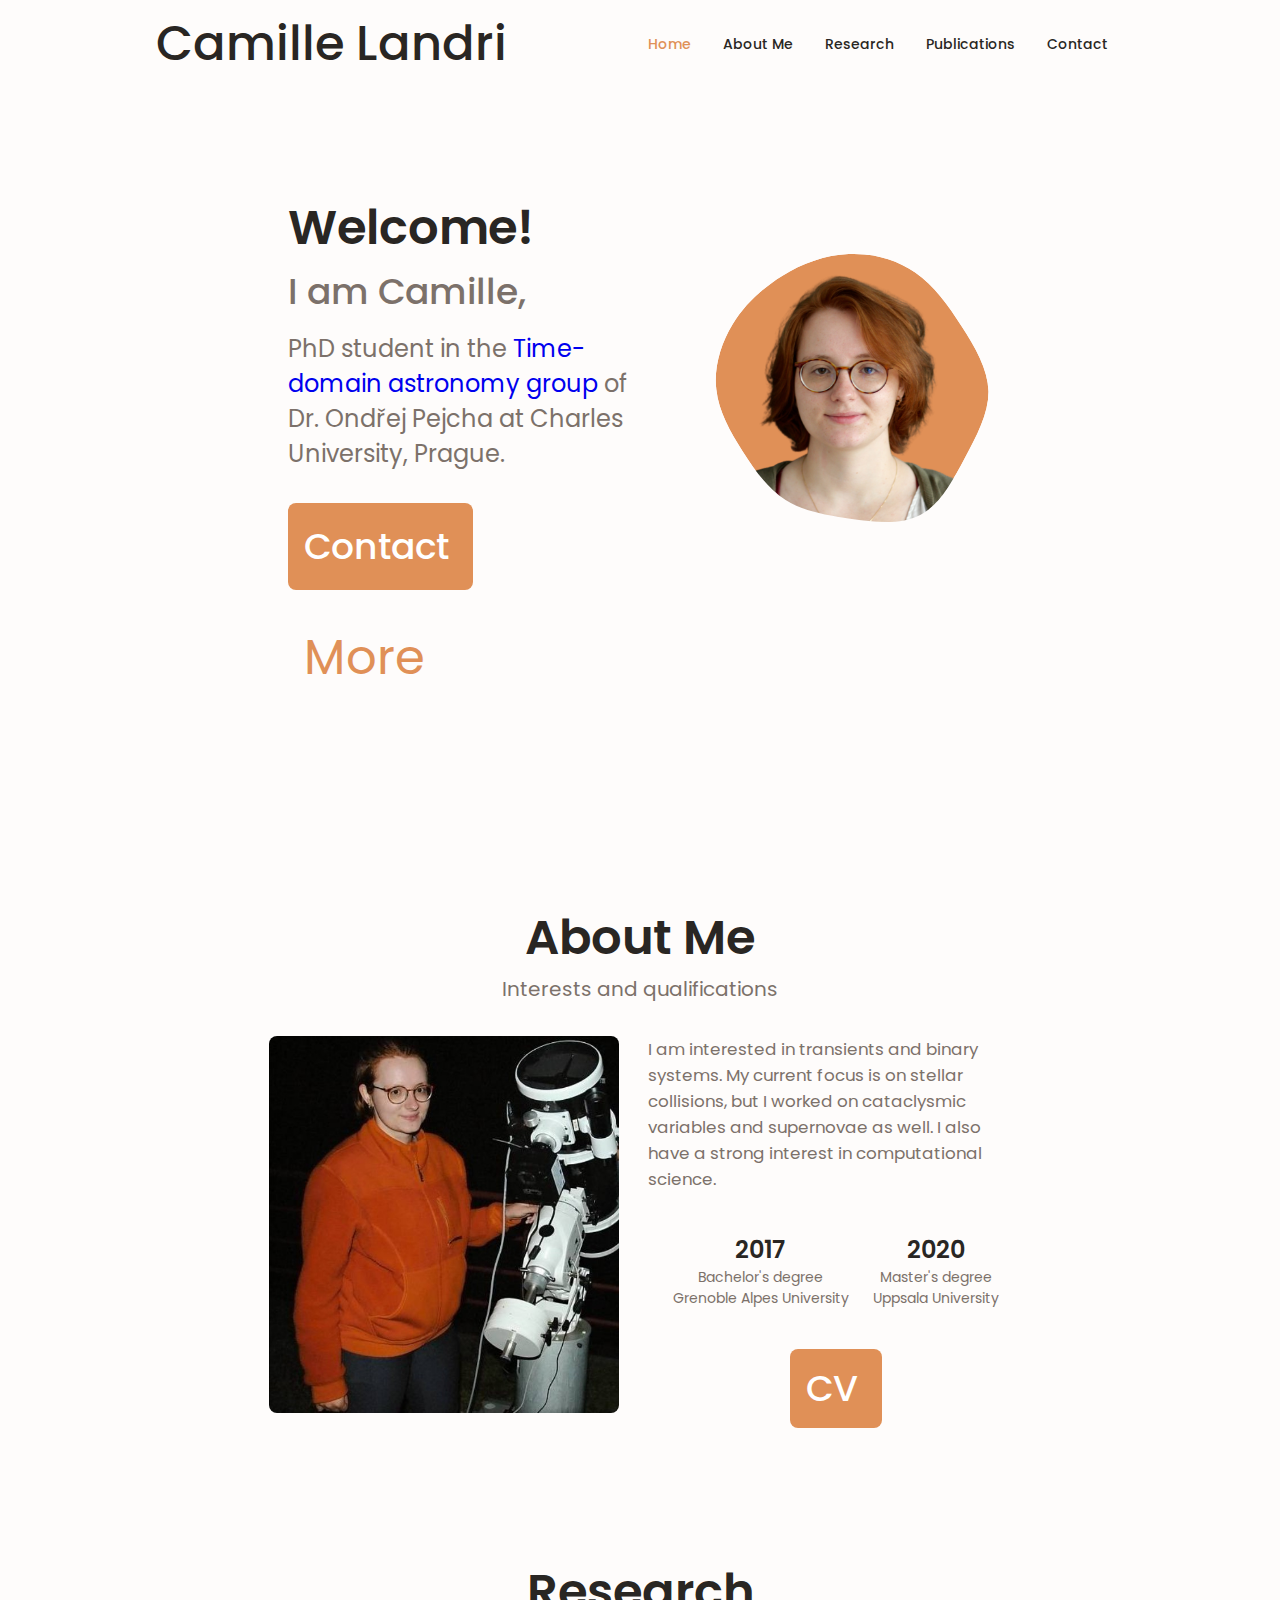
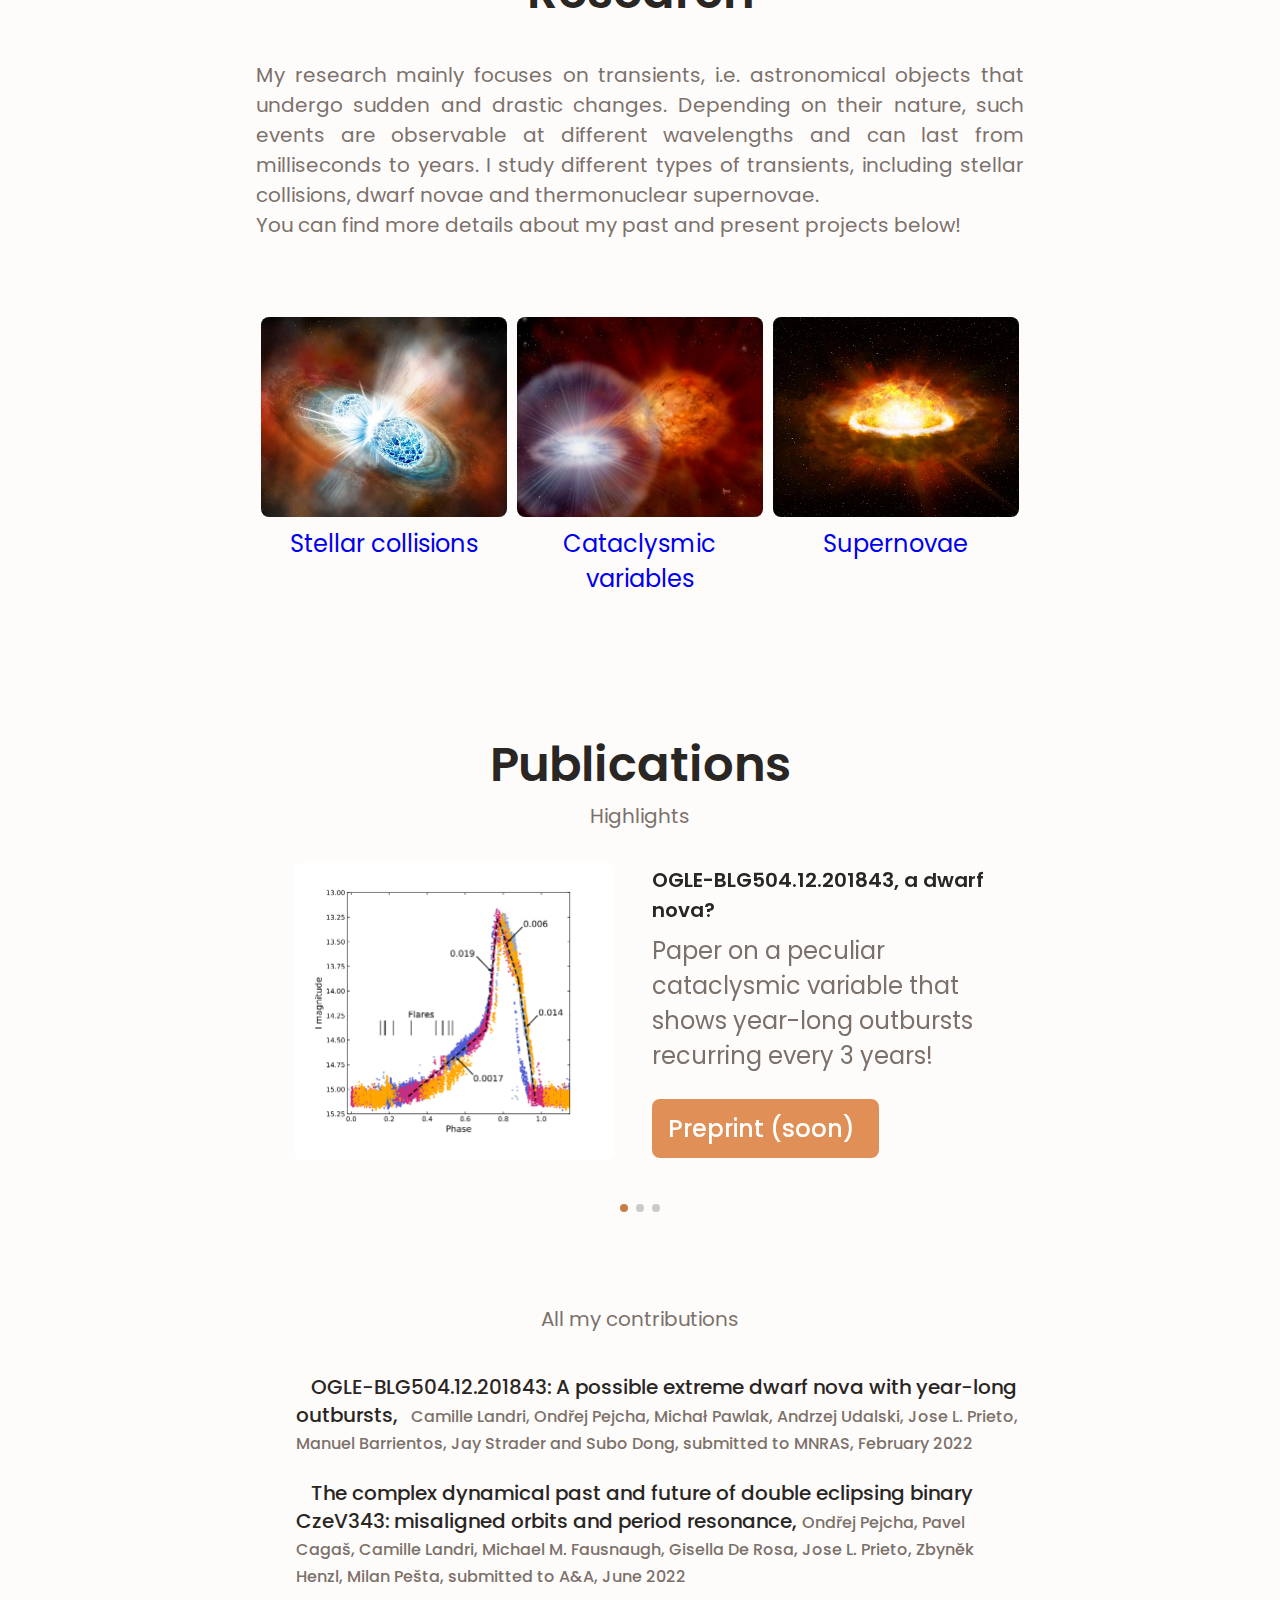
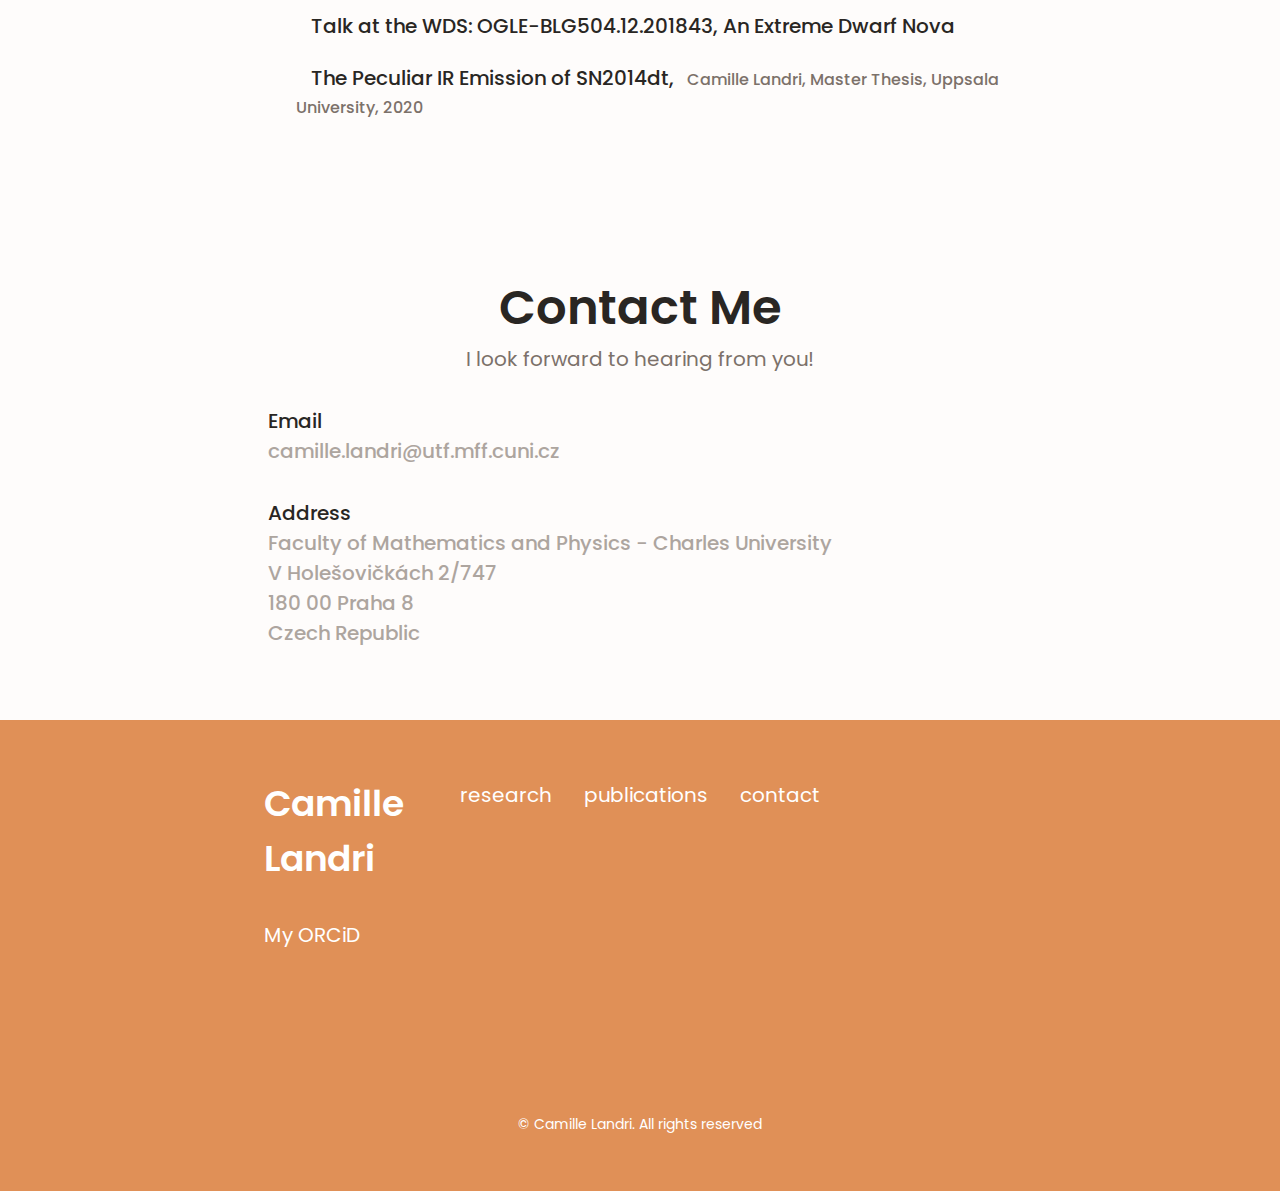
<file: website/index.html>
<!DOCTYPE html>
    <html lang="en">
    <head>
        <meta charset="UTF-8">
        <meta name="viewport" content="width=device-width, initial-scale=1.0">

        <!--==================== UNICONS ====================-->
        <link rel="stylesheet" href="https://unicons.iconscout.com/release/v4.0.0/css/line.css">
        
        <!--==================== SWIPER CSS ====================-->
        <link rel="stylesheet" href="assets/css/swiper-bundle.min.css">
        
        <!--==================== CSS ====================-->
        <link rel="stylesheet" href="assets/css/styles.css">

        <title>Camille Landri</title>
    </head>
    <body>
        <!--==================== HEADER ====================-->
        <header class="header" id="header">
            <nav class="nav container">
                <a href="#" class="nav__logo">Camille Landri</a>
                <div class="nav__menu" id="nav-menu">
                    <ul class="nav__list grid">
                        <li class="nav__item">
                            <a href="#home" class="nav__link active-link">
                                <i class="uil uil-estate nav__icon"></i> Home
                            </a>
                        </li>
                        <li class="nav__item">
                            <a href="#about" class="nav__link">
                                <i class="uil uil-user nav__icon"></i> About Me
                            </a>
                        </li>
                        <li class="nav__item">
                            <a href="#research" class="nav__link"> 
                                <i class="uil uil-books nav__icon"></i> Research
                            </a>
                        <li class="nav__item">
                            <a href="#publications" class="nav__link"> 
                                <i class="uil uil-books nav__icon"></i> Publications
                            </a>
                        </li>
                        </li>
                        <li class="nav__item">
                            <a href="#contact" class="nav__link">
                                <i class="uil uil-message nav__icon"></i> Contact
                            </a>
                        </li>
                    </ul>
                    <i class="uil uil-times nav__close" id="nav-close"></i>
                </div>

                <div class="nav__btns">
                    <!-- Theme change buttom -->
                    <i class="uil uil-moon change-theme" id="theme-button"></i>
                    
                    <div class="nav__toggle" id="nav-toggle">
                        <i class="uil uil-apps"></i>
                    </div>
                </div>
            </nav>
        </header>

        <!--==================== MAIN ====================-->
        <main class="main">
            <!--==================== HOME ====================-->
            <section class="home section" id="home">
                <div class="home__container container grid">
                    <div class="home__content grid">
                        <div class="home__social">
                            <a href="https://www.linkedin.com/in/camille-landri-b542b3178/" target="blank" class="home__social-icon">
                                <i class="uil uil-linkedin-alt"></i>
                            </a>

                            <a href="https://twitter.com/hebouille" target="blank" class="home__social-icon">
                                <i class="uil uil-twitter-alt"></i>
                            </a>

                            <a href="https://github.com/HebiBS" target="blank" class="home__social-icon">
                                <i class="uil uil-github-alt"></i>
                            </a>
                        </div>

                        <div class="home__img">
                            <svg class='home__blob' viewBox="0 0 200 187" xmlns="http://www.w3.org/2000/svg" xmlns:xlink="http://www.w3.org/1999/xlink">
                                <mask id="mask0" mask-type="alpha">
                                    <path d="M42,-74.1C53.9,-65.9,62.6,-53.6,71,-40.5C79.4,-27.5,87.5,-13.7,87.8,0.1C88,14,80.5,28,72.8,42.3C65.1,56.6,57.3,71.2,45.1,77.5C33,83.9,16.5,82,1.3,79.8C-14,77.6,-27.9,75.1,-39,68.1C-50,61.1,-58.2,49.7,-65.9,37.6C-73.6,25.5,-80.8,12.8,-82.3,-0.9C-83.9,-14.5,-79.7,-29.1,-72.2,-41.5C-64.7,-53.9,-53.8,-64.1,-41.2,-71.9C-28.6,-79.7,-14.3,-85,0.4,-85.6C15.1,-86.3,30.1,-82.3,42,-74.1Z" transform="translate(100 100)" />
                                </mask>
                                <g mask="url(#mask0)">
                                    <path d="M42,-74.1C53.9,-65.9,62.6,-53.6,71,-40.5C79.4,-27.5,87.5,-13.7,87.8,0.1C88,14,80.5,28,72.8,42.3C65.1,56.6,57.3,71.2,45.1,77.5C33,83.9,16.5,82,1.3,79.8C-14,77.6,-27.9,75.1,-39,68.1C-50,61.1,-58.2,49.7,-65.9,37.6C-73.6,25.5,-80.8,12.8,-82.3,-0.9C-83.9,-14.5,-79.7,-29.1,-72.2,-41.5C-64.7,-53.9,-53.8,-64.1,-41.2,-71.9C-28.6,-79.7,-14.3,-85,0.4,-85.6C15.1,-86.3,30.1,-82.3,42,-74.1Z" transform="translate(100 100)" />

                                    <image class="home__blob-img" x='' y='' xlink:href="assets/img/portrait.png"/>
                                </g>
                            </svg>
                        </div>

                        <div class="home__data">
                            <h1 class="home__title">Welcome!</h1>
                            <h3 class="home__subtitle">I am Camille,</h3>
                            <p class="home__description">
                                PhD student in the
                                <a href="https://utf.mff.cuni.cz/~pejcha/" class="links">Time-domain astronomy group </a>
                                of Dr. Ondřej Pejcha 
                                at Charles University, Prague.
                            </p>
                            <a href="#contact" class="button button--flex">
                                Contact<i class="uil uil-message button__icon"></i>
                            </a>
                        </div>
                    </div>

                <div class="home__scroll">
                    <a href="#about" class="home__scroll-button button--flex">
                        <i class="uil uil-mouse-alt home__scroll-mouse"></i>
                        <span class="home__scroll-name"> More</span>
                        <i class="uil uil-angle-down home__scroll-arrow"></i>
                    </a>
                </div>
                </div>
            </section>

            <!--==================== ABOUT ====================-->
            <section class="about section" id="about">
                <h2 class="section__title">About Me</h2>
                <span class="section__subtitle">Interests and qualifications</span>
                
                <div class="about__container container grid">
                    <img src="assets/img/ValMez.jpg" alt="" class="about__img">

                    <div class="about__data">
                        <p class="about__description">
                            I am interested in transients and binary systems. 
                            My current focus is on stellar collisions, but I 
                            worked on cataclysmic variables and 
                            supernovae as well. I also have a strong interest in 
                            computational science.
                        </p>
                        <div class="about__info">
                            <div>
                                <span class="about__info-title">2017</span>
                                <span class="about__info-name">Bachelor's degree <br> Grenoble Alpes University</span>
                            </div>
                            <div>
                                <span class="about__info-title">2020</span>
                                <span class="about__info-name">Master's degree <br> Uppsala University</span>
                            </div>
                        </div>
                    
                        <div class="about__buttons">
                            <a download="" href="assets/pdf/CV.pdf" class="button button--small button--flex">
                                CV<i class="uil uil-download-alt button__icon"></i>
                            </a>
                        </div>
                    </div>
                </div>
            </section>

            <!--==================== RESEARCH ====================-->
            <section class="research section" id="research">
                <h2 class="section__title">Research</h2>
                <span class="section__tab"></span>
                <div class="research__intro container grid">
                    My research mainly focuses on transients, i.e. astronomical objects that undergo sudden
                    and drastic changes. Depending on their nature, such events are observable at different
                    wavelengths and can last from milliseconds to years.
                    I study different types of transients, including stellar collisions, dwarf novae and 
                    thermonuclear supernovae. 
                    <br>
                    You can find more details about my past and present projects below!
                </div>

                <div class="research__container container grid">
                    <div class="research__row">
                        <div class="research__column">
                            <a download="" href="StellarCollisions.html" class="">
                                <img src="assets/img/neutron.webp" alt="" class="research__img" style="width:100%">
                                Stellar collisions
                            </a>
                        </div>

                        <div class="research__column">
                            <a download="" href="CataclysmicVariables.html" class="">
                                <img src="assets/img/CV.jpg" alt="" class="research__img" style="width:100%">
                                Cataclysmic variables 
                            </a>
                        </div>
                        
                        <div class="research__column">
                            <a download="" href="Supernovae.html" class="">
                                <img src="assets/img/SN.jpg" alt="" class="research__img" style="width:100%">
                                Supernovae
                            </a>
                        </div>
                    </div>
                </div>
            </section>

            <!--==================== Publications ====================-->
            <section class="publications section" id="publications">
                <h2 class="section__title">Publications</h2>
                
                <!-- Recent work -->
                <span class="section__subtitle"> Highlights </span>

                <div class="portfolio__container container swiper-container">
                    <div class='swiper-wrapper'> 
                        <!-- Publication 1-->
                        <div class="portfolio__content grid swiper-slide">
                            <img src="assets/img/201843.jpg" alt="" class="portfolio__img">
                        
                            <div class="portfolio__data">
                                <h3 class="portfolio__title">OGLE-BLG504.12.201843, a dwarf nova?</h3>
                                <p class="portfolio__description">Paper on a peculiar cataclysmic variable 
                                    that shows year-long outbursts recurring every 3 years!
                                </p>
                                <a href="#" class="button button--flex button--small portfolio__button">
                                    Preprint (soon)
                                    <i class="uil uil-angle-right button__icon"></i>
                                </a>
                            </div>
                        </div>

                        <!-- Publication 2-->
                        <div class="portfolio__content grid swiper-slide">
                            <img src="assets/img/CzeV343.jpg" alt="" class="portfolio__img">
                        
                            <div class="portfolio__data">
                                <h3 class="portfolio__title">The complex dynamical past and future of CzeV343</h3>
                                <p class="portfolio__description">
                                    Study of the dynamics of the double eclisping binary CzeV343 and 
                                    the future evolution of the sytem.
                                </p>
                                <a href="https://arxiv.org/abs/2206.12456" class="button button--flex button--small portfolio__button">
                                    Preprint
                                    <i class="uil uil-angle-right button__icon"></i>
                                </a>
                            </div>
                        </div>

                        <!-- Publication 3-->
                        <div class="portfolio__content grid swiper-slide">
                            <img src="assets/img/CV.png" alt="" class="portfolio__img">
                        
                            <div class="portfolio__data">
                                <h3 class="portfolio__title">Week Of Doctoral Students 2021</h3>
                                <p class="portfolio__description">I gave a talk on dwarf 
                                    novae and OGLE-BLG504.12.201843 at the WDS 2021 at Charles
                                    University</p>
                                <a href="https://www.mff.cuni.cz/veda/konference/wds/proc/WDS21_Book_of_abstracts.pdf" class="button button--flex button--small portfolio__button">
                                    Program
                                    <i class="uil uil-angle-right button__icon"></i>
                                </a>
                            </div>
                        </div>
                    </div>
                    
                <!-- Arrows and pagination -->
                    <div class="swiper-button-next">
                        <i class="uil uil-angle-right-b swiper-portfolio-icon"></i>
                    </div>
                    <div class="swiper-button-prev">
                        <i class="uil uil-angle-left-b swiper-portfolio-icon"></i>
                    </div>
                    <div class="swiper-pagination">
                    </div>
                </div>

                <div>
                    <br> <br>
                </div>

                <span class="section__subtitle">All my contributions</span>
                <div class="pubs__container container grid">
                    <!-- Publications -->
                    <div class="pubs__item">
                        <a href="" target="blank" class="">
                            <i class="uil uil-file-alt pubs__icon"></i>
                            <span class="pubs__title">  OGLE-BLG504.12.201843: A possible extreme dwarf nova with year-long
                                outbursts,</span>
                        </a>
                        <span class="pubs__subtitle">Camille Landri, Ondřej Pejcha, Michał Pawlak, Andrzej Udalski, Jose L. Prieto,
                            Manuel Barrientos, Jay Strader and Subo Dong, submitted to MNRAS, February 2022</span>
                        <span class="pubs__subtitle"></span>
                    </div>
                    <div class="pubs__item">
                        <a href="https://arxiv.org/abs/2206.12456" target="blank" class="">
                            <i class="uil uil-file-alt pubs__icon"></i>
                            <span class="pubs__title">The complex dynamical past and future of double eclipsing binary
                                CzeV343: misaligned orbits and period resonance, </span>
                        </a>
                        <span class="pubs__subtitle">Ondřej Pejcha, Pavel Cagaš, Camille Landri, Michael M. Fausnaugh, Gisella De Rosa, 
                                Jose L. Prieto, Zbyněk Henzl, Milan Pešta, submitted to A&A, June 2022</span>
                    </div>
                    <div class="pubs__item">
                        <a href="https://www.mff.cuni.cz/veda/konference/wds/proc/WDS21_Book_of_abstracts.pdf" target="blank" class="">
                            <i class="uil uil-meeting-board pubs__icon"></i>
                            <span class="pubs__title">Talk at the WDS: OGLE-BLG504.12.201843, 
                                An Extreme Dwarf Nova</span>
                        </a>
                    </div>
                    <div>
                        <a download="" href="assets/pdf/thesis.pdf" target="blank" class="">
                            <i class="uil uil-graduation-cap pubs__icon"></i>
                            <span class="pubs__title">The Peculiar IR Emission of SN2014dt,</span>
                        </a>
                        <span class="pubs__subtitle">Camille Landri, Master Thesis, Uppsala University, 2020</span>
                    </div>
                </div>
            </section>

            <!--==================== CONTACT ME ====================-->
            <section class="contact section" id="contact">
                <h2 class="section__title">Contact Me</h2>
                <span class="section__subtitle">I look forward to hearing from you!</span>

                <div class="content__container container grid">
                    <div>
                        <div class="contact__information">
                            <i class="uil uil-envelope contact__icon"></i>

                            <div>
                                <h3 class="contact__title">Email</h3>
                                <h3 class="contact__subtitle">camille.&#8203;landri&#8203;@utf.mff.cuni.cz</h3>
                            </div>
                        </div>

                        <div class="contact__information">
                            <i class="uil uil-map-marker contact__icon"></i>

                            <div>
                                <h3 class="contact__title">Address</h3>
                                <h3 class="contact__subtitle"> 
                                    Faculty of Mathematics and Physics - Charles University<br>
                                    V Holešovičkách 2/747<br>
                                    180 00 Praha 8<br>
                                    Czech Republic</h3>
                            </div>
                        </div>
                    </div>
                </div>
            </section>
        </main>

        <!--==================== FOOTER ====================-->
        <footer class="footer">
            <div class="footer__bg">
                <div class="footer__container container grid">
                    <div>
                        <h1 class="footer__title">Camille Landri</h1>
                        <a href="https://orcid.org/0000-0001-8078-0905" class="footer__subtitle">My ORCiD</a>
                        <div class="footer__socials">
                            <a href="https://www.linkedin.com/in/camille-landri-b542b3178/" target="blank" class="footer__social">
                                <i class="uil uil-linkedin-alt"></i>
                            </a>
        
                            <a href="https://twitter.com/hebouille" target="blank" class="footer__social">
                                <i class="uil uil-twitter-alt"></i>
                            </a>
        
                            <a href="https://github.com/HebiBS" target="blank" class="footer__social">
                                <i class="uil uil-github-alt"></i>
                            </a>
                        </div>
                    
                    </div>

                    <ul class="footer__links">
                        <li>
                            <a href="#research" class="footer__link">research</a>
                        </li>
                        <li>
                            <a href="#publications" class="footer__link">publications</a>
                        </li>
                        <li>
                            <a href="#contact" class="footer__link">contact</a>
                        </li>
                    </ul>
                </div>



                <p class="footer__copy">&#169; Camille Landri. All rights reserved</p>
            </div>
        </footer>
        
        <!--==================== SCROLL TOP ====================-->
        <a href="" class="scrollup" id="scroll-up">
            <i class="uil uil-angle-double-up scrollup__icon"></i>
        </a>

        <!--==================== SWIPER JS ====================-->
        <script src="assets/js/swiper-bundle.min.js"></script>

        <!--==================== MAIN JS ====================-->
        <script src="assets/js/main.js"></script>
    </body>
</html>
</file>
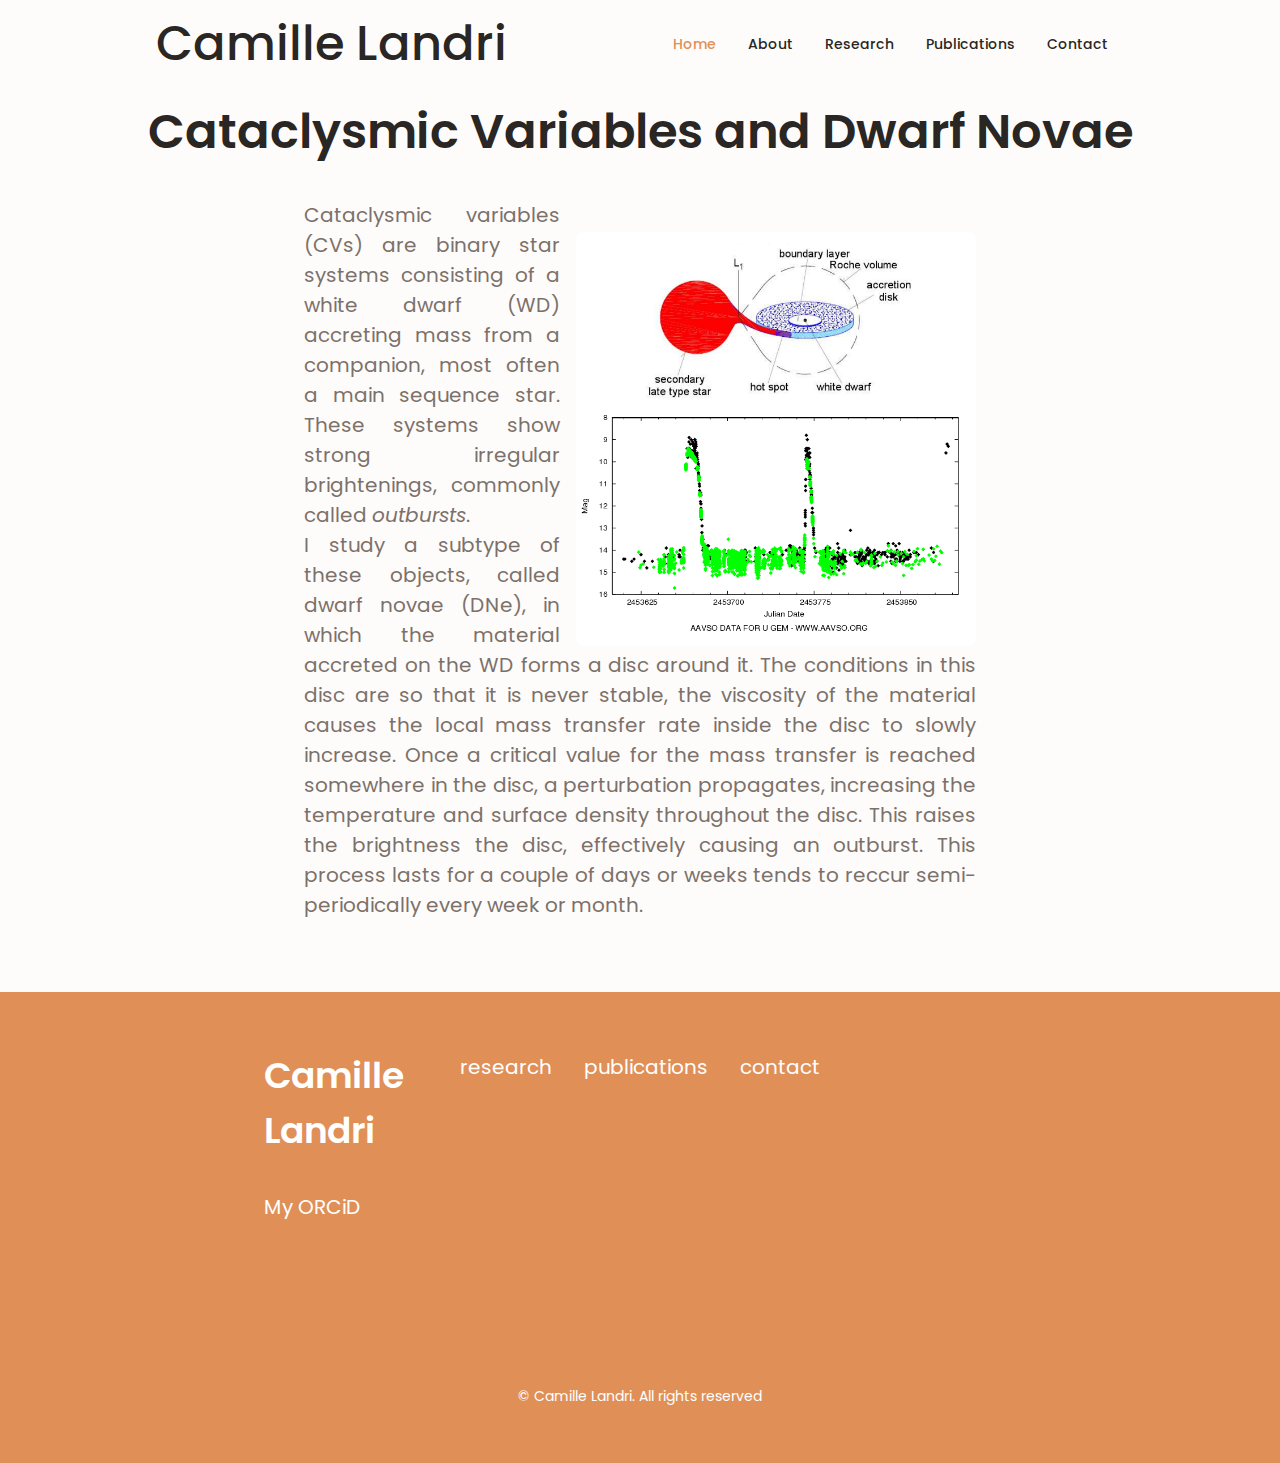
<file: website/CataclysmicVariables.html>
<!DOCTYPE html>
    <html lang="en">
    <head>
        <meta charset="UTF-8">
        <meta name="viewport" content="width=device-width, initial-scale=1.0">

        <!--==================== UNICONS ====================-->
        <link rel="stylesheet" href="https://unicons.iconscout.com/release/v4.0.0/css/line.css">
        
        <!--==================== SWIPER CSS ====================-->
        <link rel="stylesheet" href="assets/css/swiper-bundle.min.css">
        
        <!--==================== CSS ====================-->
        <link rel="stylesheet" href="assets/css/styles.css">

        <title>Camille Landri - Cataclysmic variables</title>
    </head>
    
    <body>
        <!--==================== HEADER ====================-->
        <header class="header" id="header">
            <nav class="nav container">
                <a href="index.html#home" class="nav__logo">Camille Landri</a>
                <div class="nav__menu" id="nav-menu">
                    <ul class="nav__list grid">
                        <li class="nav__item">
                            <a href="index.html#home" class="nav__link active-link">
                                <i class="uil uil-estate nav__icon"></i> Home
                            </a>
                        </li>
                        <li class="nav__item">
                            <a href="index.html#about" class="nav__link">
                                <i class="uil uil-user nav__icon"></i> About
                            </a>
                        </li>
                        <li class="nav__item">
                            <a href="index.html#research" class="nav__link"> 
                                <i class="uil uil-books nav__icon"></i> Research
                            </a>
                        <li class="nav__item">
                            <a href="index.html#publications" class="nav__link"> 
                                <i class="uil uil-books nav__icon"></i> Publications
                            </a>
                        </li>
                        </li>
                        <li class="nav__item">
                            <a href="index.html#contact" class="nav__link">
                                <i class="uil uil-message nav__icon"></i> Contact
                            </a>
                        </li>
                    </ul>
                    <i class="uil uil-times nav__close" id="nav-close"></i>
                </div>

                <div class="nav__btns">
                    <!-- Theme change buttom -->
                    <i class="uil uil-moon change-theme" id="theme-button"></i>
                    
                    <div class="nav__toggle" id="nav-toggle">
                        <i class="uil uil-apps"></i>
                    </div>
                </div>
            </nav>
        </header>

        <section class="research section" id="research">
            <h2 class="section__title">Cataclysmic Variables and Dwarf Novae</h2>
            <span class="section__tab"></span>
            <div class="research__container container grid">
                <div class="research__description">
                    <img src="assets/img/CVLC.png" alt="" class="research__img_r">
                    Cataclysmic variables (CVs) are binary star systems consisting of a white dwarf (WD) 
                    accreting mass from a companion, most often a main sequence star. These systems show
                    strong irregular brightenings, commonly called <em>outbursts</em>. <br>
                    I study a subtype of these objects, called dwarf novae (DNe), in which the material
                    accreted on the WD forms a disc around it. The conditions in this disc are so that
                    it is never stable, the viscosity of the material causes the local mass transfer 
                    rate inside the disc to slowly increase. Once a critical value for the mass transfer 
                    is reached somewhere in the disc, a perturbation propagates, increasing
                    the temperature and surface density throughout the disc. This raises the brightness 
                    the disc, effectively causing an outburst. This process lasts for a couple of days or 
                    weeks tends to reccur semi-periodically every week or month.
                </div>
            </div>
        </section>

        <!--==================== FOOTER ====================-->
        <footer class="footer">
            <div class="footer__bg">
                <div class="footer__container container grid">
                    <div>
                        <h1 class="footer__title">Camille Landri</h1>
                        <a href="https://orcid.org/0000-0001-8078-0905" class="footer__subtitle">My ORCiD</a>
                        <div class="footer__socials">
                            <a href="https://www.linkedin.com/in/camille-landri-b542b3178/" target="blank" class="footer__social">
                                <i class="uil uil-linkedin-alt"></i>
                            </a>
        
                            <a href="https://twitter.com/hebouille" target="blank" class="footer__social">
                                <i class="uil uil-twitter-alt"></i>
                            </a>
        
                            <a href="https://github.com/HebiBS" target="blank" class="footer__social">
                                <i class="uil uil-github-alt"></i>
                            </a>
                        </div>
                    
                    </div>

                    <ul class="footer__links">
                        <li>
                            <a href="index.html#research" class="footer__link">research</a>
                        </li>
                        <li>
                            <a href="index.html#publications" class="footer__link">publications</a>
                        </li>
                        <li>
                            <a href="index.html#contact" class="footer__link">contact</a>
                        </li>
                    </ul>
                </div>



                <p class="footer__copy">&#169; Camille Landri. All rights reserved</p>
            </div>
        </footer>
        
        <!--==================== SCROLL TOP ====================-->
        <a href="" class="scrollup" id="scroll-up">
            <i class="uil uil-angle-double-up scrollup__icon"></i>
        </a>

        <!--==================== SWIPER JS ====================-->
        <script src="assets/js/swiper-bundle.min.js"></script>

        <!--==================== MAIN JS ====================-->
        <script src="assets/js/main.js"></script>
    </body>
</html>
</file>
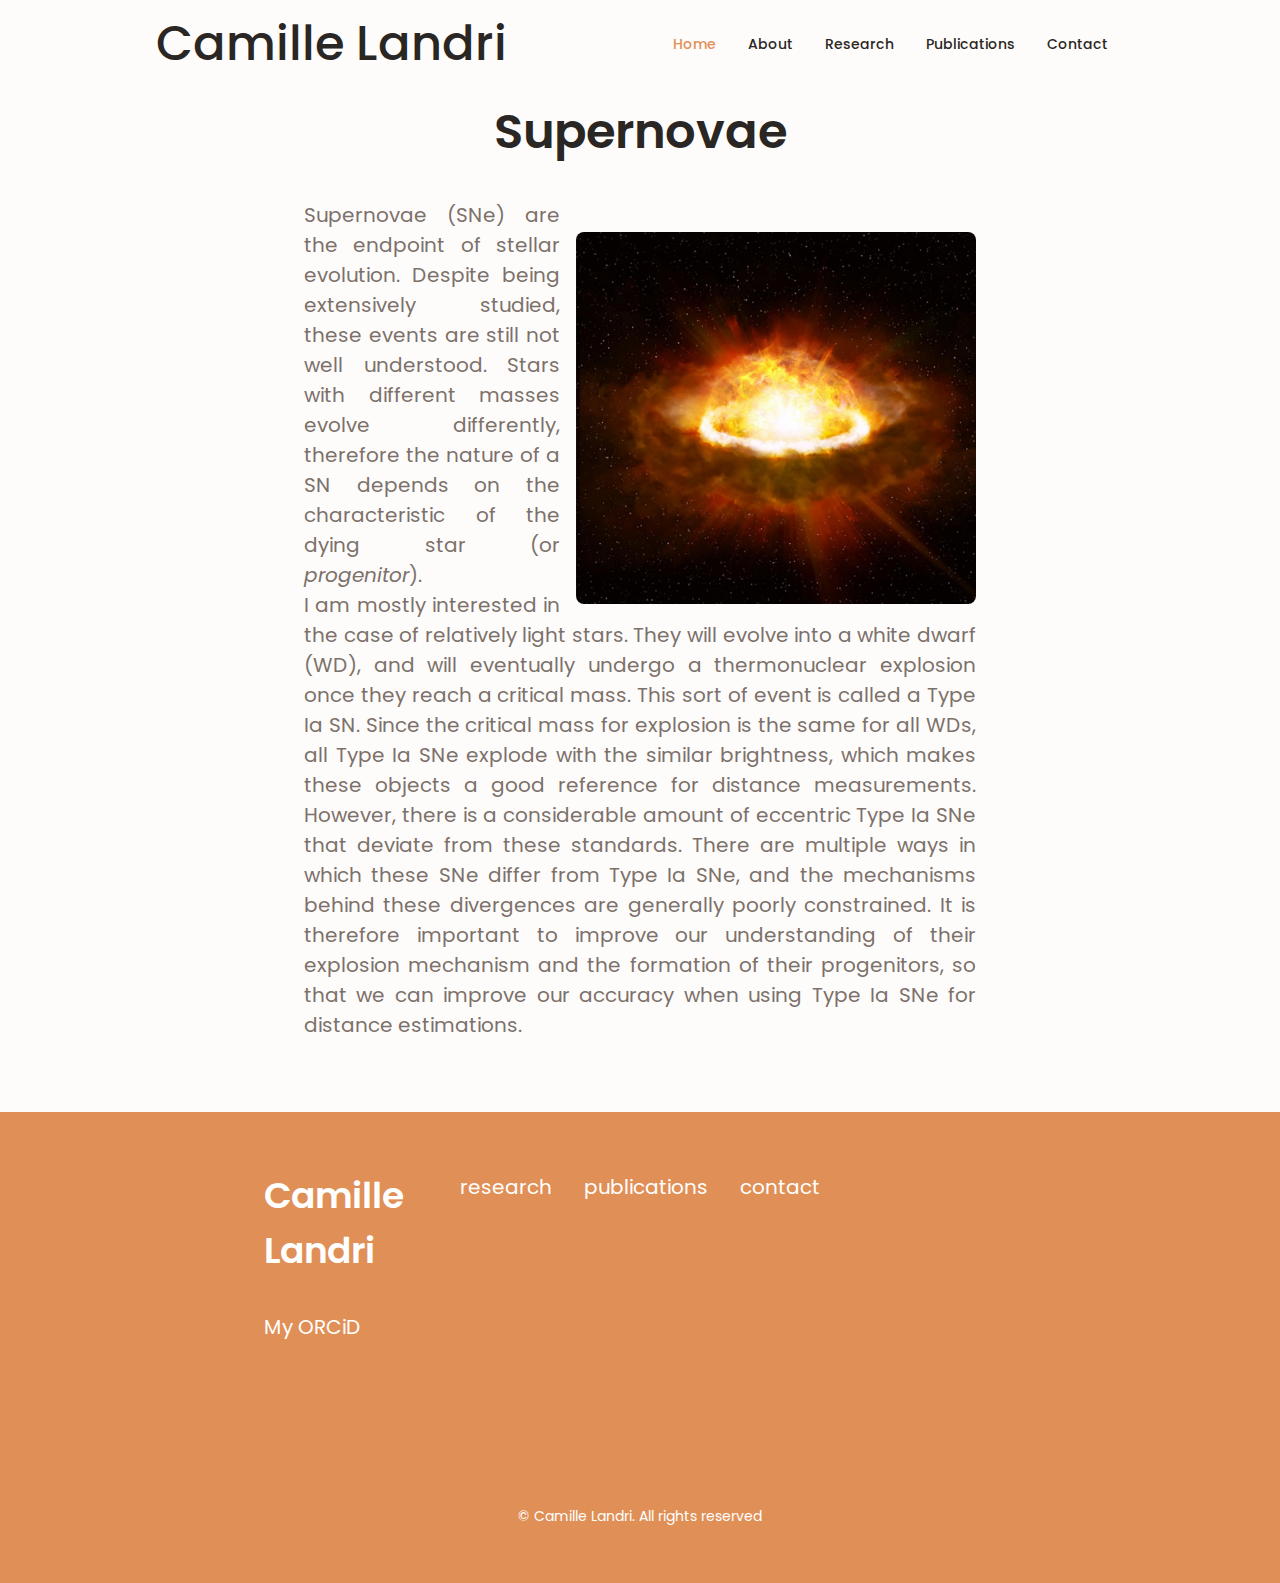
<file: website/Supernovae.html>
<!DOCTYPE html>
    <html lang="en">
    <head>
        <meta charset="UTF-8">
        <meta name="viewport" content="width=device-width, initial-scale=1.0">

        <!--==================== UNICONS ====================-->
        <link rel="stylesheet" href="https://unicons.iconscout.com/release/v4.0.0/css/line.css">
        
        <!--==================== SWIPER CSS ====================-->
        <link rel="stylesheet" href="assets/css/swiper-bundle.min.css">
        
        <!--==================== CSS ====================-->
        <link rel="stylesheet" href="assets/css/styles.css">

        <title>Camille Landri - Supernovae</title>
    </head>
    
    <body>
        <!--==================== HEADER ====================-->
        <header class="header" id="header">
            <nav class="nav container">
                <a href="index.html#home" class="nav__logo">Camille Landri</a>
                <div class="nav__menu" id="nav-menu">
                    <ul class="nav__list grid">
                        <li class="nav__item">
                            <a href="index.html#home" class="nav__link active-link">
                                <i class="uil uil-estate nav__icon"></i> Home
                            </a>
                        </li>
                        <li class="nav__item">
                            <a href="index.html#about" class="nav__link">
                                <i class="uil uil-user nav__icon"></i> About
                            </a>
                        </li>
                        <li class="nav__item">
                            <a href="index.html#research" class="nav__link"> 
                                <i class="uil uil-books nav__icon"></i> Research
                            </a>
                        <li class="nav__item">
                            <a href="index.html#publications" class="nav__link"> 
                                <i class="uil uil-books nav__icon"></i> Publications
                            </a>
                        </li>
                        </li>
                        <li class="nav__item">
                            <a href="index.html#contact" class="nav__link">
                                <i class="uil uil-message nav__icon"></i> Contact
                            </a>
                        </li>
                    </ul>
                    <i class="uil uil-times nav__close" id="nav-close"></i>
                </div>

                <div class="nav__btns">
                    <!-- Theme change buttom -->
                    <i class="uil uil-moon change-theme" id="theme-button"></i>
                    
                    <div class="nav__toggle" id="nav-toggle">
                        <i class="uil uil-apps"></i>
                    </div>
                </div>
            </nav>
        </header>

        <section class="research section" id="research">
            <h2 class="section__title">Supernovae</h2>
            <span class="section__tab"></span>
            <div class="research__container container grid">
                <div class="research__description">
                    <img src="assets/img/SN.jpg" alt="" class="research__img_r">
                    Supernovae (SNe) are the endpoint of stellar evolution. Despite being extensively studied,
                    these events are still not well understood. Stars with different masses evolve 
                    differently, therefore the nature of a SN depends on the characteristic of the
                    dying star (or <em>progenitor</em>). <br>
                    I am mostly interested in the case of relatively light stars. They will evolve into a white dwarf (WD),
                    and will eventually undergo a thermonuclear explosion once they reach a critical mass. 
                    This sort of event is called a Type Ia SN. Since the critical mass for explosion is the same for all WDs, 
                    all Type Ia SNe explode with the similar brightness, which makes these objects a good reference for
                    distance measurements. However, there is a considerable amount of eccentric Type Ia SNe that  
                    deviate from these standards. There are multiple ways in which these SNe differ from Type Ia SNe, 
                    and the mechanisms behind these divergences are generally poorly constrained. It is therefore 
                    important to improve our understanding of their explosion mechanism and the formation of their progenitors, 
                    so that we can improve our accuracy when using Type Ia SNe for distance estimations.
                </div>
            </div>
        </section>

        <!--==================== FOOTER ====================-->
        <footer class="footer">
            <div class="footer__bg">
                <div class="footer__container container grid">
                    <div>
                        <h1 class="footer__title">Camille Landri</h1>
                        <a href="https://orcid.org/0000-0001-8078-0905" class="footer__subtitle">My ORCiD</a>
                        <div class="footer__socials">
                            <a href="https://www.linkedin.com/in/camille-landri-b542b3178/" target="blank" class="footer__social">
                                <i class="uil uil-linkedin-alt"></i>
                            </a>
        
                            <a href="https://twitter.com/hebouille" target="blank" class="footer__social">
                                <i class="uil uil-twitter-alt"></i>
                            </a>
        
                            <a href="https://github.com/HebiBS" target="blank" class="footer__social">
                                <i class="uil uil-github-alt"></i>
                            </a>
                        </div>
                    
                    </div>

                    <ul class="footer__links">
                        <li>
                            <a href="index.html#research" class="footer__link">research</a>
                        </li>
                        <li>
                            <a href="index.html#publications" class="footer__link">publications</a>
                        </li>
                        <li>
                            <a href="index.html#contact" class="footer__link">contact</a>
                        </li>
                    </ul>
                </div>



                <p class="footer__copy">&#169; Camille Landri. All rights reserved</p>
            </div>
        </footer>
        
        <!--==================== SCROLL TOP ====================-->
        <a href="" class="scrollup" id="scroll-up">
            <i class="uil uil-angle-double-up scrollup__icon"></i>
        </a>

        <!--==================== SWIPER JS ====================-->
        <script src="assets/js/swiper-bundle.min.js"></script>

        <!--==================== MAIN JS ====================-->
        <script src="assets/js/main.js"></script>
    </body>
</html>
</file>
<file: website/assets/css/styles.css>
/*==================== GOOGLE FONTS ====================*/
@import url('https://fonts.googleapis.com/css2?family=Poppins:wght@400;500;600&display=swap');

/*==================== VARIABLES CSS ====================*/
:root {
    --header-height: 3rem;

    /*========== Colors ==========*/
    /* Change favorite color */
    --hue-color: 25; /*Purple 250 - Green 142 - Blue 230 - Pink 340*/

    /* HSL color mode */
    --first-color: hsl(var(--hue-color), 69%, 61%);
    --first-color-second: hsl(var(--hue-color), 69%, 61%);
    --first-color-alt: hsl(var(--hue-color), 57%, 53%);
    --first-color-lighter: hsl(var(--hue-color), 92%, 85%);
    --title-color: hsl(var(--hue-color), 8%, 15%);
    --text-color: hsl(var(--hue-color), 8%, 45%);
    --text-color-light: hsl(var(--hue-color), 8%, 65%);
    --input-color: hsl(var(--hue-color), 70%, 96%);
    --body-color: hsl(var(--hue-color), 60%, 99%);
    --container-color: #fff;

    /*========== Font and typography ==========*/
    --body-font: 'Poppins', sans-serif;

    /* .5rem = 8px, 1rem = 16px, 1.5rem = 24px ... */
    --big-font-size: 2rem;
    --h1-font-size: 1.5rem;
    --h2-font-size: 1.25rem;
    --h3-font-size: 1.125rem;
    --normal-font-size: 0.938rem;
    --small-font-size: 0.813rem;
    --smaller-font-size: 0.75rem;

    /*========== Font weight ==========*/
    --font-medium: 500 ;
    --font-semi-bold: 600;

    /*========== Margenes Bottom ==========*/
    /* .25rem = 4px, .5rem = 8px, .75rem = 12px ... */
    --mb-0-25: 0.25rem;
    --mb-0-5: .5rem;
    --mb-0-75: .75rem;
    --mb-1: 1rem;
    --mb-1-5: 1.5rem;
    --mb-2: 2rem;
    --mb-2-5: 2.5rem;
    --mb-3: 3rem;

    /*========== z index ==========*/
    --z-tooltip: 10;
    --z-fixed: 100;
    --z-modal: 100;
}

/* Font size for large devices */
@media screen and (min-width: 968px) {
    :root {
        --big-font-size: 3rem;
        --h1-font-size: 2.25rem;
        --h2-font-size: 1.5rem;
        --h3-font-size: 1.25rem;
        --normal-font-size: 1rem;
        --small-font-size: .875rem;
        --smaller-font-size: .813rem;
    }
}

/*========== Variables Dark theme ==========*/
body.dark-theme{
    /* HSL color mode */
    --first-color-second: hsl(var(--hue-color), 30%, 8%);
    --title-color: hsl(var(--hue-color), 8%, 95%);
    --text-color: hsl(var(--hue-color), 8%, 75%);
    --input-color: hsl(var(--hue-color), 29%, 16%);
    --body-color: hsl(var(--hue-color), 28%, 12%);
    --container-color: hsl(var(--hue-color), 29%, 16%);
}

/*========== Button Dark/Light ==========*/
.nav__btns{
    display: flex;
    align-items: center;
}

.change-theme{
    font-size: 1.25rem;
    color: var(--title-color);
    margin-right: var(--mb-1);
    cursor: pointer;
}

.change-theme:hover{
     color: var(--first-color);
}

/*==================== BASE ====================*/
*{
    box-sizing: border-box;
    padding: 0;
    margin: 0;
}

html{
    scroll-behavior: smooth;
}

body{
    margin: 0 0 var(--header-height) 0;
    font-family: var(--body-font);
    font-size: var(--big-font-size);
    background-color: var(--body-color);
    color: var(--text-color);
}

h1, h2, h3, h4{
    color: var(--title-color);
    font-weight: var(--font-semi-bold);
}

ul{
    list-style: none;
}

a{
    text-decoration: none;
}

img{
    max-width: 100%;
    height: auto;
}

/*==================== REUSABLE CSS CLASSES ====================*/
.section{
    padding: 2rem 0 4rem;
}

.section__title{
    font-size: var(--big-font-size);
}

.section__subtitle{
    display: block;
    font-size: var(--h3-font-size);
    margin-bottom: var(--mb-1);
}

.section__tab{
    display: block;
    font-size: var(--h3-font-size);
    margin-bottom: var(--mb-1-5);
}

.section__title, .section__subtitle{
    text-align: center;
}

.links:hover{
    color: var(--first-color-alt);
}
/*==================== LAYOUT ====================*/
.container{
    max-width: 768px;
    margin-left: var(--mb-1-5);
    margin-right: var(--mb-1-5);
}

.grid{
    display: grid;
    gap: 1.5rem;
}

.header{
    width: 100%;
    position: fixed;
    bottom: 0;
    left: 0;
    z-index: var(--z-fixed);
    background-color: var(--body-color);
}
/*==================== NAV ====================*/
.nav{
    max-width: 968px;
    height: var(--header-height);
    display: flex;
    justify-content: space-between;
    align-items: center;
}

.nav__logo, .nav__toggle{
    color: var(--title-color);
    font-weight: var(--font-medium);
}

.nav__logo:hover{
    color: var(--first-color);
}

.nav__toggle{
    font-size: 1.1rem;
    cursor: pointer;
}

.nav__toggle:hover{
    color: var(--first-color);
}

@media screen and (max-width: 767px) {
    .nav__menu{
        position: fixed;
        bottom: -100%;
        left: 0;
        width: 100%;
        background-color: var(--body-color);
        padding: 2rem 1.5rem 4rem;
        box-shadow: 0 -1px 4px rgba(0, 0, 0, .15);
        border-radius: 1.5rem 1.5rem 0 0;
        transition: .3s;
    }    
}

.nav__list{
    grid-template-columns: repeat(3, 1fr);
    gap: 2rem;
}

.nav__link{
    display: flex;
    flex-direction: column;
    align-items: center;
    font-size: var(--small-font-size);
    color: var(--title-color);
    font-weight: var(--font-medium);
}

.nav__link:hover{
    color: var(--first-color);
}

.nav__icon{
    font-size: 1.2rem;
}

.nav__close{
    position: absolute;
    right: 1.3rem;
    bottom: .5rem;
    font-size: 1.5rem;
    cursor: pointer;
    color: var(--first-color);
}

.nav__close:hover{
    color: var(--first-color-alt);
}

/* show menu */
.show-menu{
    bottom: 0;
}

/* Active link */
.active-link{
    color: var(--first-color);
}

/* Change background header */
.scroll-header{
    box-shadow: 0 -1px 4px rgba(0, 0, 0, .15);
}

/*==================== HOME ====================*/
.home__container{
    gap: 1rem;
}

.home__content{
    grid-template-columns: .5fr 3fr;
    padding-top: 3.5rem;
    align-items: center;
}

.home__social{
    display: grid;
    grid-template-columns: max-content;
    row-gap: 1rem ;
}

.home__social-icon{
    font-size: 1.6rem;
    color: var(--first-color);
}

.home__social-icon:hover{
    color: var(--first-color-alt);
}

.home__blob{
    width: 300px;
    fill: var(--first-color);
}

.home__blob-img{
    width: 200px;
}

.home__data{
    grid-column: 1/3;
    font-size: var(--h1-font-size);
}

.home__title{
    font-size: var(--big-font-size);
}

.home__subtitle{
    font-size: var(--h1-font-size);
    color: var(--text-color);
    font-weight: var(--font-medium);
    margin-bottom: var(--mb-0-75);
}

.home__description{
    margin-bottom: var(--mb-2);
    font-size: var(--h2-font-size);
}

.home__scroll{
    /* display: none; */
}

.home__scroll-button{
    color: var(--first-color);
    transition: .3s;
    padding-bottom: 5rem;
}

.home__scroll-button:hover{
    transform: translateY(.25rem);
}

.home__scroll-mouse{
    font-size: 2.5rem;
}

.home_scroll-name{
    font-size: var(--small-font-size);
    color: var(--title-color);
    font-weight: var(--font-medium);
    margin-right: var(--mb-0-25);
}

.home__scroll-arrow{
    padding-top: 0.5rem;
    font-size: 2.25rem;
}

/*==================== BUTTONS ====================*/
.button{
    display: inline-block;
    background-color: var(--first-color);
    color: #fff;
    padding: 1rem;
    border-radius: .5rem;
    font-weight: var(--font-medium);
}

.button:hover{
    background-color: var(--first-color-alt);
}

.button__icon{
    font-size: 1.25rem;
    margin-left: var(--mb-0-5);
    transition: .3s;
}

.button--flex{
    display: inline-flex;
    align-items: center;
}

.button--small{
    padding: .75rem 1rem;
}

.button--link{
    padding: 0;
    background-color: transparent;
    color: var(--first-color);
}

.button--link:hover{
    background-color: transparent;
    color: var(--first-color-alt);
}

/*==================== ABOUT ====================*/
.about__img{
    width: 300px;
    border-radius: 0.5rem;
    justify-self: center;
    align-self: center;
}


.about__description{
    margin-bottom: var(--mb-2-5);
    font-size: 1.05rem;
}

.about__info{
    display: flex;
    justify-content: space-evenly;
    margin-bottom: var(--mb-2-5);
}

.about__info-title{
    font-size: var(--h2-font-size);
    font-weight: var(--font-semi-bold);
    color: var(--title-color);
}

.about__info-name{
    font-size: var(--small-font-size);
}

.about__info-title, .about__info-name{
    display: block;
    text-align: center;
}

.about__buttons{
    display: flex;
    justify-content: center;
    font-size: var(--h1-font-size);
}

/*==================== RESEARCH ====================*/
.research__container{
    grid-template-columns: repeat(1, 1fr);
    font-size: var(--h2-font-size);
    text-align: center;
}

.research__img{ 
    width: 150px;
    height:200px;
    border-radius: 0.5rem;
    margin-top: 2rem;
    margin-right: 1rem;
}

.research__row::after {
    content: "";
    clear: both;
    display: table;
  }

.research__column {
    float: left;
    width: 50%;
    padding: 5px;
    text-align: center;
  }

.research__img_l{ 
    width: 150px;
    border-radius: 0.5rem;
    margin-top: 2rem;
    justify-self: center;
    align-self: normal;
    margin-right: 1rem;
    float: left;
}

.research__img_r{ 
    width: 150px;
    border-radius: 0.5rem;
    margin-top: 2rem;
    justify-self: center;
    align-self: normal;
    margin-left: 1rem;
    float: right;
}

.research__intro{
    grid-template-columns: repeat(1, 1fr);
    font-size: var(--h3-font-size);
    text-align: justify;
    margin-right: var(--mb-3);
    margin-left: var(--mb-3);
    margin-bottom: var(--mb-2-5);
}

.research__subtitle{
    font-size: var(--h2-font-size);
    text-align: center;
    margin-bottom: var(--mb-0-5);
}

.research__description{
    margin-right: var(--mb-3);
    margin-left: var(--mb-3);
    margin-bottom: var(--mb-2-5);
    font-size: var(--h3-font-size);
    text-align: justify;
}


/*==================== Publications ====================*/
.pubs__container{
    grid-template-columns: repeat(1, 1fr);
}

.pubs__container{
    line-height: 0.8;
}

.pubs__content{
    position: relative;
    background-color: var(--container-color);
    padding: 3.5rem .5rem 1.25rem 1.5rem;
    border-radius: .25rem;
    box-shadow: 0 2px 4px rgba(0, 0, 0, .15);
    transition: .3s;
}

.pubs__content:hover{
    box-shadow: 0 4px 8px rgba(0, 0, 0, .15);
}

.pubs__icon{
    margin-right: 0.1rem;
    margin-top: -0.3rem;
    margin-bottom: -1.8rem;
    display: inline-block;
    font-size: 1.5rem;
    color: var(--first-color);
}

.pubs__title{
    font-size: var(--h3-font-size);
    font-weight: var(--font-medium);
    color: var(--title-color);

}

.pubs__subtitle{
    font-size: var(--normal-font-size);
    font-weight: var(--font-medium);

}




/*==================== PORTFOLIO ====================*/
.portfolio__container{
    overflow: initial;
}

.portfolio__content{
    padding: 0 1.5rem;
}

.portfolio__img{
    width: 365px;
    border-radius: .5rem;
    justify-self: center;
}

.portfolio__title{
    font-size: var(--h3-font-size);
    margin-bottom: var(--mb-0-5);
}

.portfolio__description{
    margin-bottom: var(--mb-0-75);
    font-size: var(--h2-font-size);
}

.portfolio__button{
    font-size: var(--h1-font-size);
}

.portfolio__title-more{
    color: var(--text-color);
    font-size: var(--h2-font-size);
    text-align: center;
    padding-top: 3rem;
}

.portfolio__title-more:hover{
    color: var(--first-color);
}

.portfolio__button:hover .button__icon{
    transform: translateX(.25rem);
}

.swiper-button-prev::after, .swiper-button-next::after{
    content: '';
}

.swiper-portfolio-icon{
    font-size: 2rem;
    color: var(--first-color);
}

.swiper-button-prev{
    left: -.5rem;
}

.swiper-button-next{
    right: -.5rem;
}

.swiper-container-horizontal > .swiper-pagination-bullets{
    bottom: -2.5rem;
}

.swiper-pagination-bullet-active{
    background-color: var(--first-color-alt);
}

.swiper-button-next, .swiper-button-prev, .swiper-pagination-bullet{
    outline: none;
}

/*==================== CONTACT ME ====================*/
.contact__container{
    row-gap: 3rem;
}

.contact__information{
    display: flex;
    margin-bottom: var(--mb-2);
}

.contact__icon{
    font-size: 2rem;
    color: var(--first-color);
    margin-right: var(--mb-0-75);
}

.contact__title{
    font-size: var(--h3-font-size);
    font-weight: var(--font-medium);
}

.contact__subtitle{
    font-weight: var(--font-medium);
    font-size: var(--h3-font-size);
    color: var(--text-color-light);
}

/*==================== FOOTER ====================*/
.footer__container{
    row-gap: 1.5rem;
}

.footer__bg{
    background-color: var(--first-color-second);
    padding: 2rem 0 3rem;
}

.footer__title{
    font-size: var(--h1-font-size);
    margin-bottom: var(--mb-0-25);
}

.footer__subtitle{
    font-size: var(--h3-font-size);
}

.footer__subtitle:hover{
    color: var(--first-color-lighter);
}

.footer__links{
    display: flex;
    flex-direction: column;
    row-gap: 1.5rem;
    font-size: var(--h3-font-size);
    margin-top: var(--mb-0-25);
}

.footer__link:hover{
    color: var(--first-color-lighter);
}

.footer__social{
    font-size: 1.25rem;
    margin-right: var(--mb-1-5);
}

.footer__social:hover{
    color: var(--first-color-lighter);
}

.footer__copy{
    font-size: var(--small-font-size);
    text-align: center;
    color: #fff;
    margin-top: var(--mb-3);
}

.footer__title, .footer__subtitle, .footer__link, .footer__social{
    color: #fff;
}

/*========== SCROLL UP ==========*/
.scrollup{
    position: fixed;
    right: 1rem;
    bottom: -20%;
    background-color: var(--first-color);
    opacity: .8;
    padding: 0 .3rem;
    border-radius: .4rem;
    z-index: var(--z-tooltip);
    transition: .4s;
}

.scrollup:hover{
    background-color: var(--first-color-alt);
}

.scrollup__icon{
    font-size: 1.5rem;
    color: #fff;
}

/* Show scroll */
.show-scroll{
    bottom: 5rem;
}

/*==================== MEDIA QUERIES ====================*/
/* For small devices */
@media screen and (max-width: 350px) {
    .container{
        margin-left: var(--mb-1);
        margin-right: var(--mb-1);
    }
    
    .nav__menu{
        padding: 2rem .25rem 4rem;
    }
    .nav__list{
        column-gap: 0;
    }

    .home__content{
        grid-template-columns: .25fr 3fr;
    }
    .home__blob{
        width: 180px;
    }
    .about__description{
        padding: 1rem;
        justify-self: center;
    }
    .pubs__container, .contact__container{
        grid-template-columns: 1fr;
        justify-content: center;
    }
    .pubs__content{
        padding-right: 3.5rem;
    }
    .pubs__modal{
        padding: 0 .5rem;
    }
    .research__column {
        float: left;
        width: 100%;
        padding: 5px;
      }

}

/* For medium devices */
@media screen and (min-width: 568px) {
    .home__content{
        grid-template-columns: max-content 1fr 1fr;
    }
    .home__data{
        grid-column: initial;
    }
    .home__img{
        order: 1;
        justify-self: center;
    }
    .home__scroll-button{
        margin-left: 3rem;
    }
    .about__img{
        width: 350px;
        align-self: baseline;
    }

    .about__container, .portfolio__content, .footer__container{
        grid-template-columns: repeat(2, 1fr);
    }

    
}

@media screen and (min-width: 768px) {
    .container{
        margin-left: auto;
        margin-right: auto;
    }

    body{
        margin: 0;
    }

    .section{
        padding: 6rem 0 2rem;
    }
    .section__subtitle{
        margin-bottom: 2rem;
    }
    .section__tab{
        margin-bottom: 2rem;
    }

    .header{
        top: 0;
        bottom: initial;
    }

    .header, 
    .main,
    .footer__container{
        padding: 0 1rem;
    }

    .nav{
        height: calc(var(--header-height) + 1.5rem);
        column-gap: 1rem;
    }
    .nav__icon,
    .nav__close,
    .nav__toggle{
        display: none;
    }
    .nav__list{
        display: flex;
        column-gap: 2rem;
    }
    .nav__menu{
        margin-left: auto;
    }
    .change-theme{
        margin: 0;
    }

    .home__content{
        padding-top: 5.5rem;
        column-gap: 2rem;
    }

    .home__blob{
        width: 270px;
    }
    .home__scroll{
        display: block;
    }

    .about__container{
        column-gap: 1rem;
    }

    .research__column {
        float: left;
        width: 33.33%;
        padding: 5px;
      }

    .service__icon{
        font-size: 2rem;
    }
    .pubs__container{
        padding: 0 0 2rem 2.5rem;
    }
    .pubs__modal-content{
        width: 450px;
    }

    .portfolio__img{
        width: 320px;
    }
    .portfolio__content{
        align-items: center;
    }

    .footer__container{
        grid-template-columns: repeat(3, 1fr);
    }
    .footer__bg{
        padding: 3rem 0 3.5rem;
    }
    .footer__links{
        flex-direction: row;
        column-gap: 2rem;
    }
    .footer__socials{
        justify-self: flex-end;
    }
    .footer__copy{
        margin-top: 4.5rem;
    }
}

/* For large devices */
@media screen and (min-width: 968px) {
    .header,
    .main,
    .footer__container{
        padding: 0.5rem;
    }

    .home__blob{
        width: 320px;
    }
    .home__social{
        transform: translateX(-5rem);
    }

    .about__buttons{
        font-size: var(--h1-font-size);
    }

    .pubs__container{
        line-height: 0.5;
    }

    .research__img_l, .research__img_r{ 
        width: 400px;
    }

    .research__column {
        float: left;
        width: 33.33%;
        padding: 5px;
      }

    .portfolio__container{
        column-gap: 5rem;
    }
    .swiper-portfolio-icon{
        font-size: 3.5rem;
    }
    .swiper-button-prev{
        left: -3.5rem;
    }
    .swiper-button-next{
        right: -3.5rem;
    }
    .swiper-container-horizontal > .swiper-pagination-bullets{
        bottom: -4.5rem;
    }
    .portfolio__button{
        font-size: var(--h2-font-size);
    }
}
</file>
